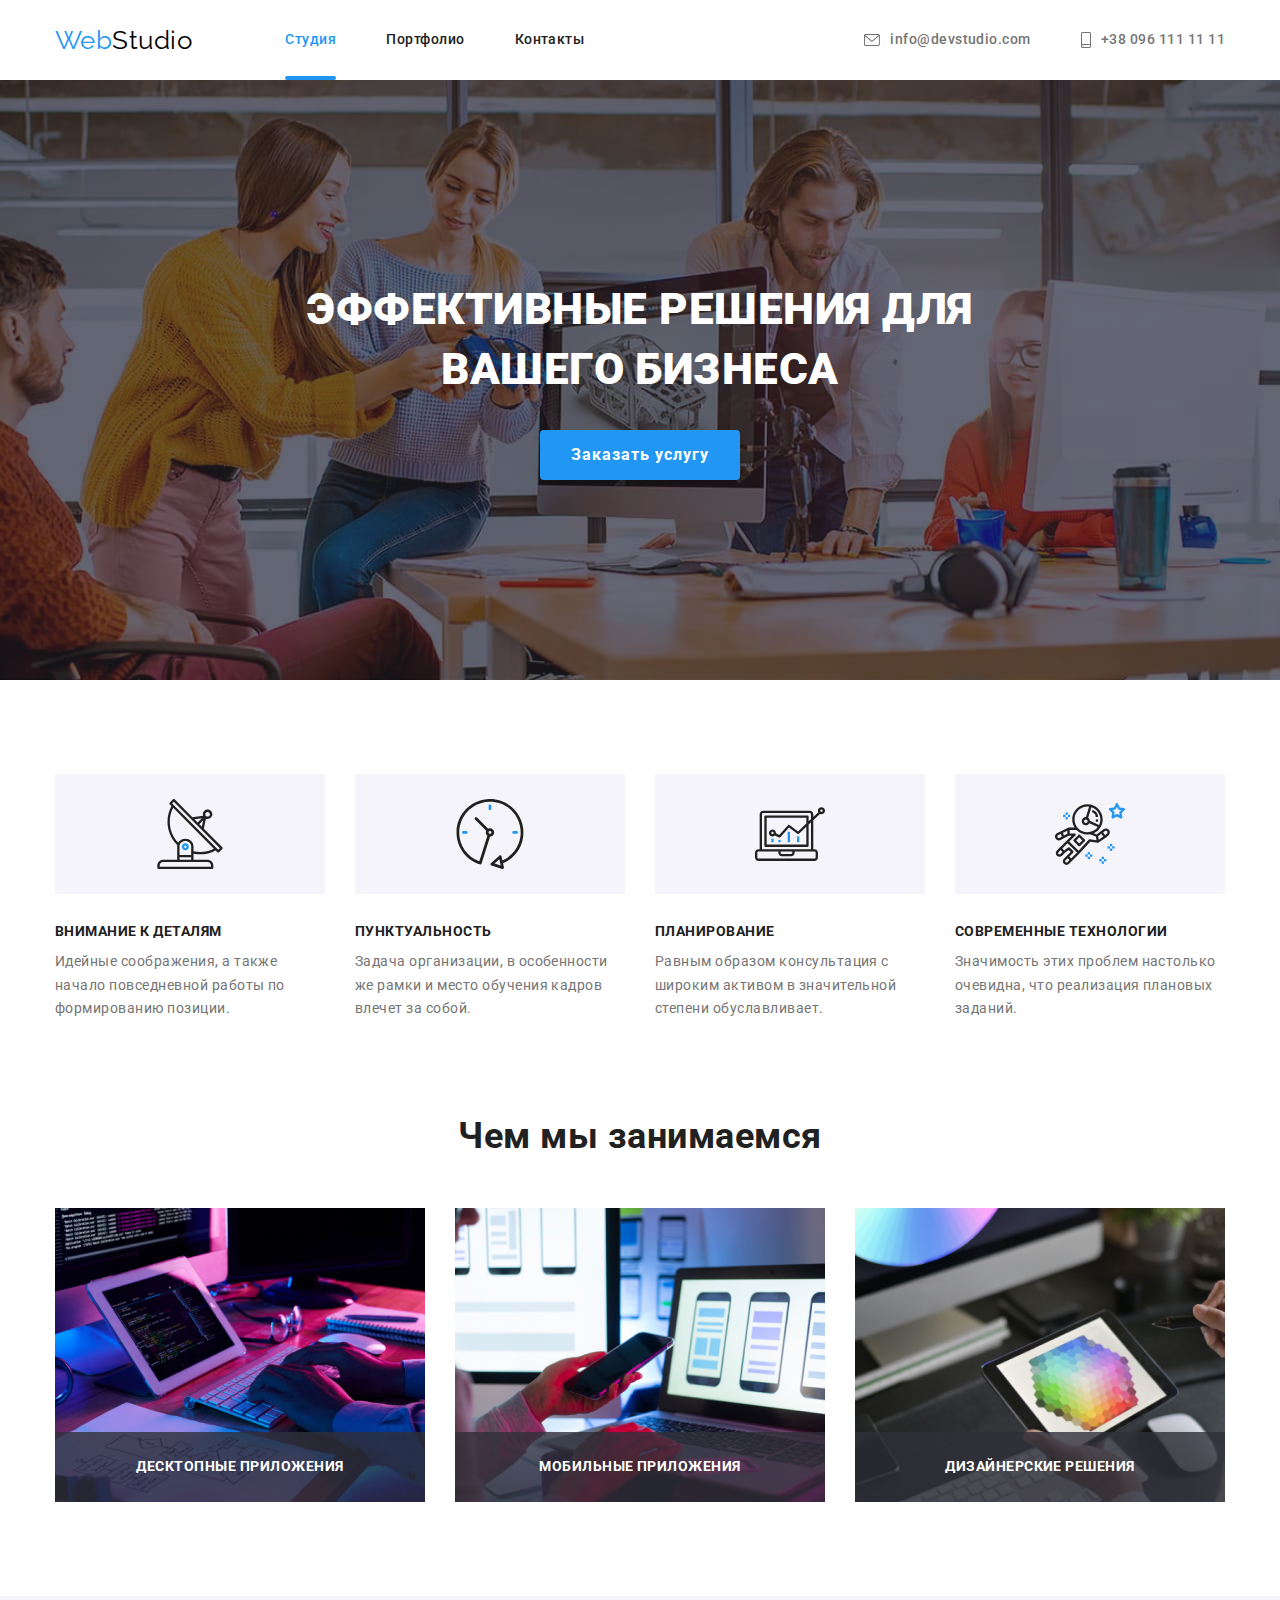
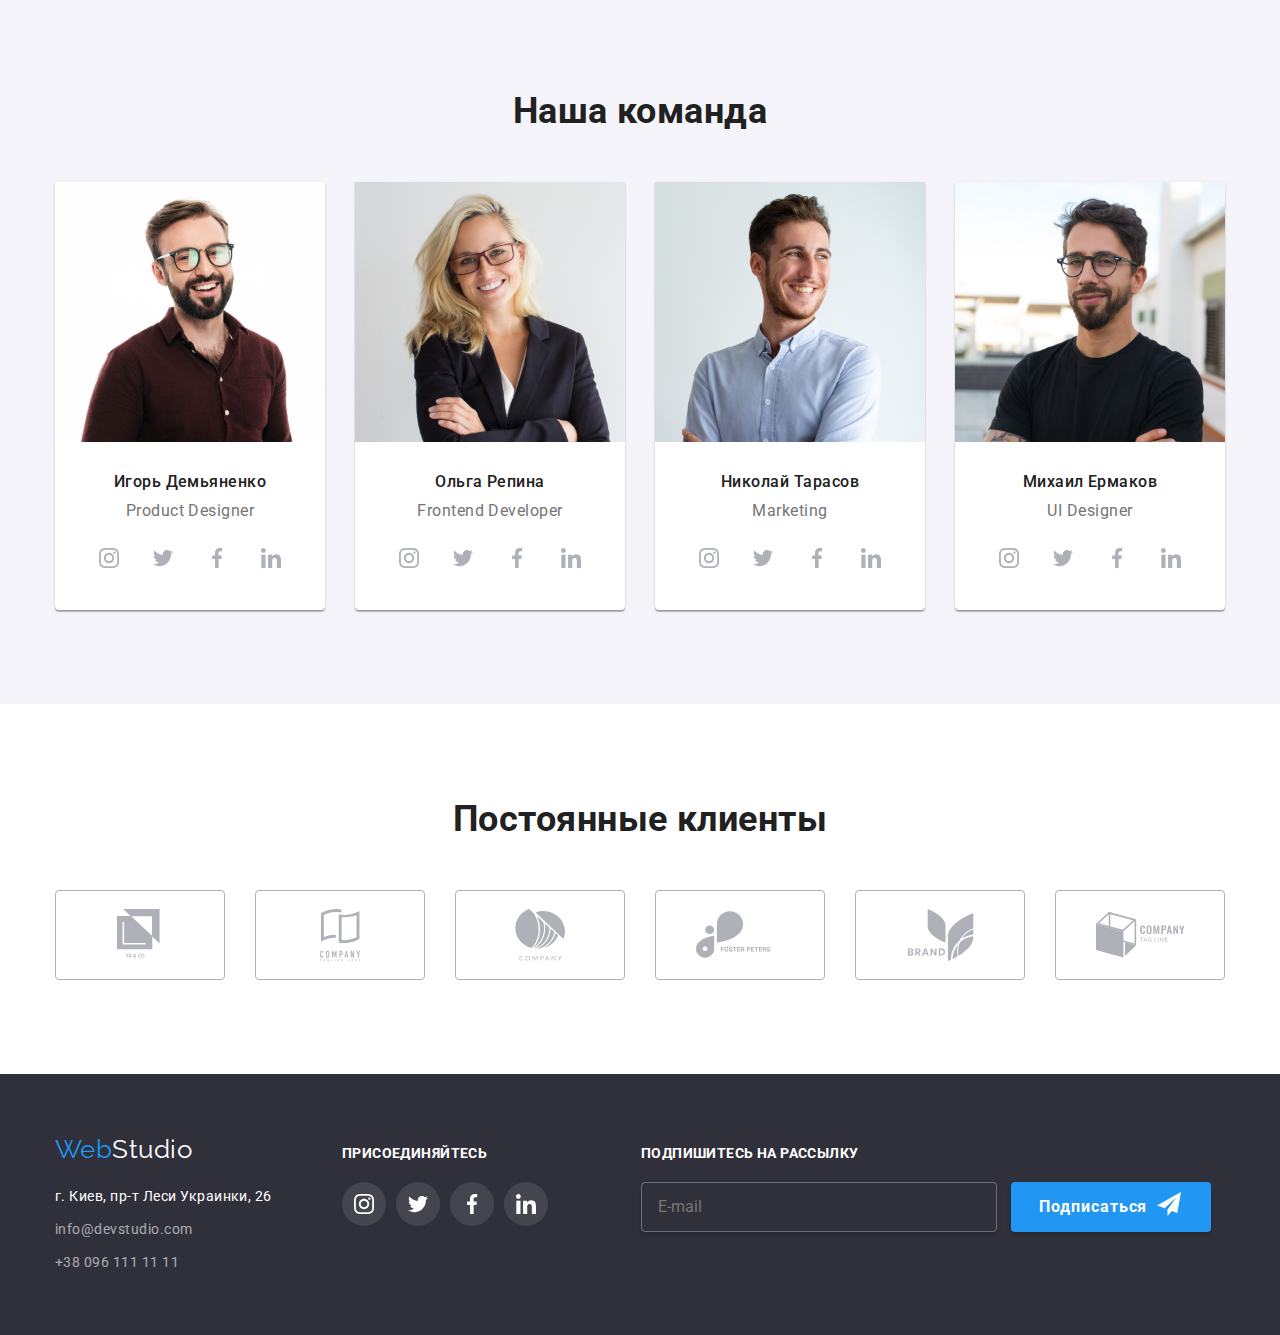
<file: index.html>
<!DOCTYPE html>
<html lang="en">
<head>
    <meta charset="UTF-8">
    <meta name="viewport" content="width=device-width, initial-scale=1.0">
    <link rel="stylesheet" href="https://cdnjs.cloudflare.com/ajax/libs/modern-normalize/1.0.0/modern-normalize.min.css">
    <title>Studio</title>
    <link rel="preconnect" href="https://fonts.gstatic.com">
    <link href="https://fonts.googleapis.com/css2?family=Raleway:wght@700&family=Roboto:wght@400;500;700;900&display=swap" rel="stylesheet">
    <link rel="stylesheet" href="./css/main.min.css">
  </head>
<body>
 <header class="header">
  <div class="container header">
    <nav class="main-nav"> 
        <a href="./index.html" class="logo"><span class="first-part-logo">Web</span>Studio</a>
     <ul class="site-nav list">
         <li class="item"><a class="link current" href="./index.html">Студия</a></li>
         <li class="item"><a class="link" href="./portfolio.html">Портфолио</a></li>
         <li class="item"><a class="link" href="">Контакты</a></li>
     </ul>
    </nav>
       <ul class="auth-nav list">
          <li class="item"><a class="link" href="mailto:info@devstudio.com">
            <svg class="contacts-icon" width="16" height="12">
              <use href="./images/svg/sprite.svg#icon-letter"></use>
            </svg>
            info@devstudio.com</a></li>
          <li class="item"><a class="link" href="tel:+380961111111">
            <svg class="contacts-icon" width="10" height="16">
            <use href="./images/svg/sprite.svg#icon-smartphone"></use>
          </svg>
            +38 096 111 11 11</a></li>
      </ul> 
  </div>
</header>

 <main>
     <!--hero section-->
     <section class="hero">
      <div class="container">
        <h1 class="main-header">Эффективные решения для вашего бизнеса</h1>   
        <button data-modal-open class="button-hero" type="button">Заказать услугу</button>  
      </div>
     </section>
 
     <!--features section-->
     <section class="features">
    <div class="container">
        <h2 class="visually-hidden section-title">Особенности</h2>
        <ul class="features__list list">
            <li class="item icon-antenna">
                <div class="features__svg">
                  <svg class="features__icon">
                    <use href="./images/svg/sprite.svg#icon-antenna"></use>
                  </svg>
                </div>
                <h3 class="features__title">ВНИМАНИЕ К ДЕТАЛЯМ</h3>
                <p class="features__text">Идейные соображения, а также начало повседневной работы по формированию позиции.</p>
            </li>
            <li class="item icon-clock">
                <div class="features__svg">
                  <svg class="features__icon">
                    <use href="./images/svg/sprite.svg#icon-clock"></use>
                  </svg>
                </div>
                <h3 class="features__title">ПУНКТУАЛЬНОСТЬ</h3>
                <p class="features__text">Задача организации, в особенности же рамки и место обучения кадров влечет за собой.</p>
            </li>
            <li class="item icon-diagram">
                <div class="features__svg">
                  <svg class="features__icon">
                    <use href="./images/svg/sprite.svg#icon-diagram"></use>
                  </svg>
                </div>
                <h3 class="features__title">ПЛАНИРОВАНИЕ</h3>
                <p class="features__text">Равным образом консультация с широким активом в значительной степени обуславливает.</p>
            </li>
            <li class="item icon-astronaut">
                <div class="features__svg">
                  <svg class="features__icon">
                    <use href="./images/svg/sprite.svg#icon-astronaut"></use>
                  </svg>
                </div>
                <h3 class="features__title">СОВРЕМЕННЫЕ ТЕХНОЛОГИИ</h3>
                <p class="features__text">Значимость этих проблем настолько очевидна, что реализация плановых заданий.</p>
            </li>
        </ul>
    </div>
     </section>
     <!--what we do-->
     <section class="section">
       <div class="container">
        <h2 class="section-title">Чем мы занимаемся</h2>
        <ul class="what-we-do list">
         <li class="item">
          <div class="what-we-do-thumb">
             <img src="./images/what-we-do/box1.jpg" alt="photo1" width="370">
             <p class="what-we-do-description">Десктопные приложения</p>
          </div>
         </li>
         <li class="item">
          <div class="what-we-do-thumb">
             <img src="./images/what-we-do/box2.jpg" alt="photo2" width="370">
             <p class="what-we-do-description">Мобильные приложения</p>
          </div>
         </li>
         <li class="item">
          <div class="what-we-do-thumb">
             <img src="./images/what-we-do/box3.jpg" alt="photo3" width="370">
             <p class="what-we-do-description">Дизайнерские решения</p>
          </div>
         </li>
        </ul>
       </div>
     </section>
     <!--our team-->
     <section class="section our-team">
      <div class="container">
        <h2 class="section-title">Наша команда</h2>
        <ul class="our-team-list list">
          <li class="our-team-card item">
              <img src="./images/our-team/productdesigner.jpg" alt="Ihor Demianenko" width="270">
              <div class="our-team-description">
               <h3 class="our-team-name">Игорь Демьяненко</h3>
               <p class="our-team-proffession">Product Designer</p>
               <ul class="social__list list">
                <li class="item">
                  <a class="link" href="#">
                   <svg class="social__icon">
                    <use href="./images/svg/sprite.svg#icon-instagram"></use>
                   </svg>  
                  </a>
                </li>
                <li class="item">
                  <a class="link" href="#">
                   <svg class="social__icon">
                    <use href="./images/svg/sprite.svg#icon-twitter"></use>
                   </svg>  
                  </a>
                </li>
                <li class="item">
                  <a class="link" href="#">
                   <svg class="social__icon">
                    <use href="./images/svg/sprite.svg#icon-facebook"></use>
                   </svg>  
                  </a>
                </li>
                <li class="item">
                 <a class="link" href="#">
                  <svg class="social__icon">
                   <use href="./images/svg/sprite.svg#icon-linkedin"></use>
                  </svg>  
                 </a>
                 </li>
               </ul>
            </div>
        </li>
          <li class="our-team-card item">
              <img src="./images/our-team/FrontendDeveloper.jpg" alt="Olga Repina" width="270">
              <div class="our-team-description">
                  <h3 class="our-team-name">Ольга Репина</h3>
                  <p class="our-team-proffession">Frontend Developer</p>
                    <ul class="social__list list">
                      <li class="item">
                        <a class="link" href="#">
                          <svg class="social__icon">
                            <use href="./images/svg/sprite.svg#icon-instagram"></use>
                          </svg>
                        </a>
                      </li>
                      <li class="item">
                        <a class="link" href="#">
                          <svg class="social__icon">
                            <use href="./images/svg/sprite.svg#icon-twitter"></use>
                          </svg>
                        </a>
                      </li>
                      <li class="item">
                        <a class="link" href="#">
                          <svg class="social__icon">
                            <use href="./images/svg/sprite.svg#icon-facebook"></use>
                          </svg>
                        </a>
                      </li>
                      <li class="item">
                        <a class="link" href="#">
                          <svg class="social__icon">
                            <use href="./images/svg/sprite.svg#icon-linkedin"></use>
                          </svg>
                        </a>
                      </li>
                    </ul>
              </div>
        </li>
          <li class="our-team-card item">
              <img src="./images/our-team/Marketing.jpg" alt="Nickolai Tarasov" width="270">
              <div class="our-team-description">
                  <h3 class="our-team-name">Николай Тарасов</h3>
                  <p class="our-team-proffession">Marketing</p>
                    <ul class="social__list list">
                      <li class="item">
                        <a class="link" href="#">
                          <svg class="social__icon">
                            <use href="./images/svg/sprite.svg#icon-instagram"></use>
                          </svg>
                        </a>
                      </li>
                      <li class="item">
                        <a class="link" href="#">
                          <svg class="social__icon">
                            <use href="./images/svg/sprite.svg#icon-twitter"></use>
                          </svg>
                        </a>
                      </li>
                      <li class="item">
                        <a class="link" href="#">
                          <svg class="social__icon">
                            <use href="./images/svg/sprite.svg#icon-facebook"></use>
                          </svg>
                        </a>
                      </li>
                      <li class="item">
                        <a class="link" href="#">
                          <svg class="social__icon">
                            <use href="./images/svg/sprite.svg#icon-linkedin"></use>
                          </svg>
                        </a>
                      </li>
                    </ul>
              </div>
        </li>
          <li class="our-team-card item">             
              <img src="./images/our-team/UIDesigner.jpg" alt="Mickhail Ermakov" width="270">
              <div class="our-team-description">
                  <h3 class="our-team-name">Михаил Ермаков</h3>
                  <p class="our-team-proffession">UI Designer</p>
                    <ul class="social__list list">
                      <li class="item">
                        <a class="link" href="#">
                          <svg class="social__icon">
                            <use href="./images/svg/sprite.svg#icon-instagram"></use>
                          </svg>
                        </a>
                      </li>
                      <li class="item">
                        <a class="link" href="#">
                          <svg class="social__icon">
                            <use href="./images/svg/sprite.svg#icon-twitter"></use>
                          </svg>
                        </a>
                      </li>
                      <li class="item">
                        <a class="link" href="#">
                          <svg class="social__icon">
                            <use href="./images/svg/sprite.svg#icon-facebook"></use>
                          </svg>
                        </a>
                      </li>
                      <li class="item">
                        <a class="link" href="#">
                          <svg class="social__icon">
                            <use href="./images/svg/sprite.svg#icon-linkedin"></use>
                          </svg>
                        </a>
                      </li>
                    </ul>
              </div>
        </li>
        </ul>
      </div>
    </section>
    <!-- customers -->
    <section class="section">
      <div class="container">
       <h2 class="section-title">Постоянные клиенты</h2>
       <ul class="customers-list list">
         <li class="item">
           <a class="link" href="#">
             <svg class="customers-list-icon">
              <use href="./images/svg/sprite.svg#icon-client-1"></use>
             </svg>
           </a>
         </li>
        <li class="item">
          <a class="link" href="#">
            <svg class="customers-list-icon">
              <use href="./images/svg/sprite.svg#icon-client-2"></use>
            </svg>
          </a>
        </li>
        <li class="item">
          <a class="link" href="#">
            <svg class="customers-list-icon">
              <use href="./images/svg/sprite.svg#icon-client-3"></use>
            </svg>
          </a>
        </li>
        <li class="item">
          <a class="link" href="#">
            <svg class="customers-list-icon">
              <use href="./images/svg/sprite.svg#icon-client-4"></use>
            </svg>
          </a>
        </li>
        <li class="item">
          <a class="link" href="#">
            <svg class="customers-list-icon">
              <use href="./images/svg/sprite.svg#icon-client-5"></use>
            </svg>
          </a>
        </li>
        <li class="item">
          <a class="link" href="#">
            <svg class="customers-list-icon">
              <use href="./images/svg/sprite.svg#icon-client-6"></use>
            </svg>
          </a>
        </li>
       </ul>
      </div>
    </section>
 </main>
<!--footer-->
        <footer class="footer">
          <div class="container">
            <div class="address-section">
              <a class="logo logo-footer" href="./index.html"><span class=" first-part-logo">Web</span>Studio</a>
              <address class="address">
                <ul class="list">
                  <li class="item"><a class="real-address" href="https://goo.gl/maps/gdsCnBA7zZHFmRez9" target="_blank">г. Киев,
                      пр-т
                      Леси Украинки, 26</a></li>
                  <li class="item"><a class="contacts" href="mailto:info@devstudio.com">info@devstudio.com</a></li>
                  <li class="item"><a class="contacts" href="tel:+380961111111">+38 096 111 11 11</a></li>
                </ul>
              </address>
            </div>
            <div class="join-section">
              <b class="sign-title">присоединяйтесь</b>
              <ul class="social__list list">
                <li class="item">
                  <a class="link" href="#">
                    <svg class="social__icon">
                      <use href="./images/svg/sprite.svg#icon-instagram"></use>
                    </svg>
                  </a>
                </li>
                <li class="item">
                  <a class="link" href="#">
                    <svg class="social__icon">
                      <use href="./images/svg/sprite.svg#icon-twitter"></use>
                    </svg>
                  </a>
                </li>
                <li class="item">
                  <a class="link" href="#">
                    <svg class="social__icon">
                      <use href="./images/svg/sprite.svg#icon-facebook"></use>
                    </svg>
                  </a>
                </li>
                <li class="item">
                  <a class="link" href="#">
                    <svg class="social__icon">
                      <use href="./images/svg/sprite.svg#icon-linkedin"></use>
                    </svg>
                  </a>
                </li>
              </ul>
            </div>
            <div class="sign-section">
              <b class="sign-title">Подпишитесь на рассылку</b>
              <form class="footer-form" action="#">
        
                <input class="footer-form-input" name="user-mail" placeholder="E-mail" type="email">
        
                <button class="button-footer" type="submit">Подписаться
                  <svg class="footer-form-icon">
                    <use href="./images/svg/sprite.svg#icon-paper-plane"></use>
                  </svg>
                </button>
              </form>
            </div>
          </div>
        </footer>
<!-- modal -->
    <div data-modal class="backdrop  is-hidden">
      <div class="modal">
        <form action="#" class="form" autocomplete="off">
          <b class="form-title">Оставьте свои данные, мы вам перезвоним</b>
          <ul class="list form-field">
            <li class="item">
              <label class="form-label" for="name">Имя</label>
              <input class="form-input" id="name" name="user-name" placeholder=" " type="text">
              <svg class="form-icon">
                <use href="./images/svg/sprite.svg#icon-person"></use>
              </svg>
            </li>
            <li class="item">
              <label class="form-label" for="phone">Телефон</label>
              <input class="form-input" id="phone" name="user-phone" placeholder=" " type="tel">
              <svg class="form-icon">
                <use href="./images/svg/sprite.svg#icon-phone"></use>
              </svg>
            </li>
            <li class="item">
              <label class="form-label" for="mail">Почта</label>
              <input class="form-input" id="mail" name="user-mail" placeholder=" " type="email">
              <svg class="form-icon">
                <use href="./images/svg/sprite.svg#icon-email"></use>
              </svg>
            </li>
            <li class="item">
              <label class="form-label" for="coment">Комментарий</label>
              <textarea class="form-coment" id="coment" name="user-coment" placeholder="Введите текст"></textarea>
            </li>
          </ul>
          <input class="checkbox" id="checkbox" name="checkbox" type="checkbox">
          <label class="label-checkbox" for="checkbox">Соглашаюсь с рассылкой и принимаю 
            <!-- <span class="agreement">Условия договора</span> -->
            <a class="agreement" href="#">Условия договора</a>
          </label>
          <button class="button-modal" type="submit">Отправить</button>
        </form>
        <button data-modal-close type="button" class="close-button">
          <svg class="button-svg">
            <use href="./images/svg/sprite.svg#icon-close"></use>
          </svg>
        </button>
      </div>
    </div>
  <script src="./js/modal.js"></script>
</body>
</html>
</file>
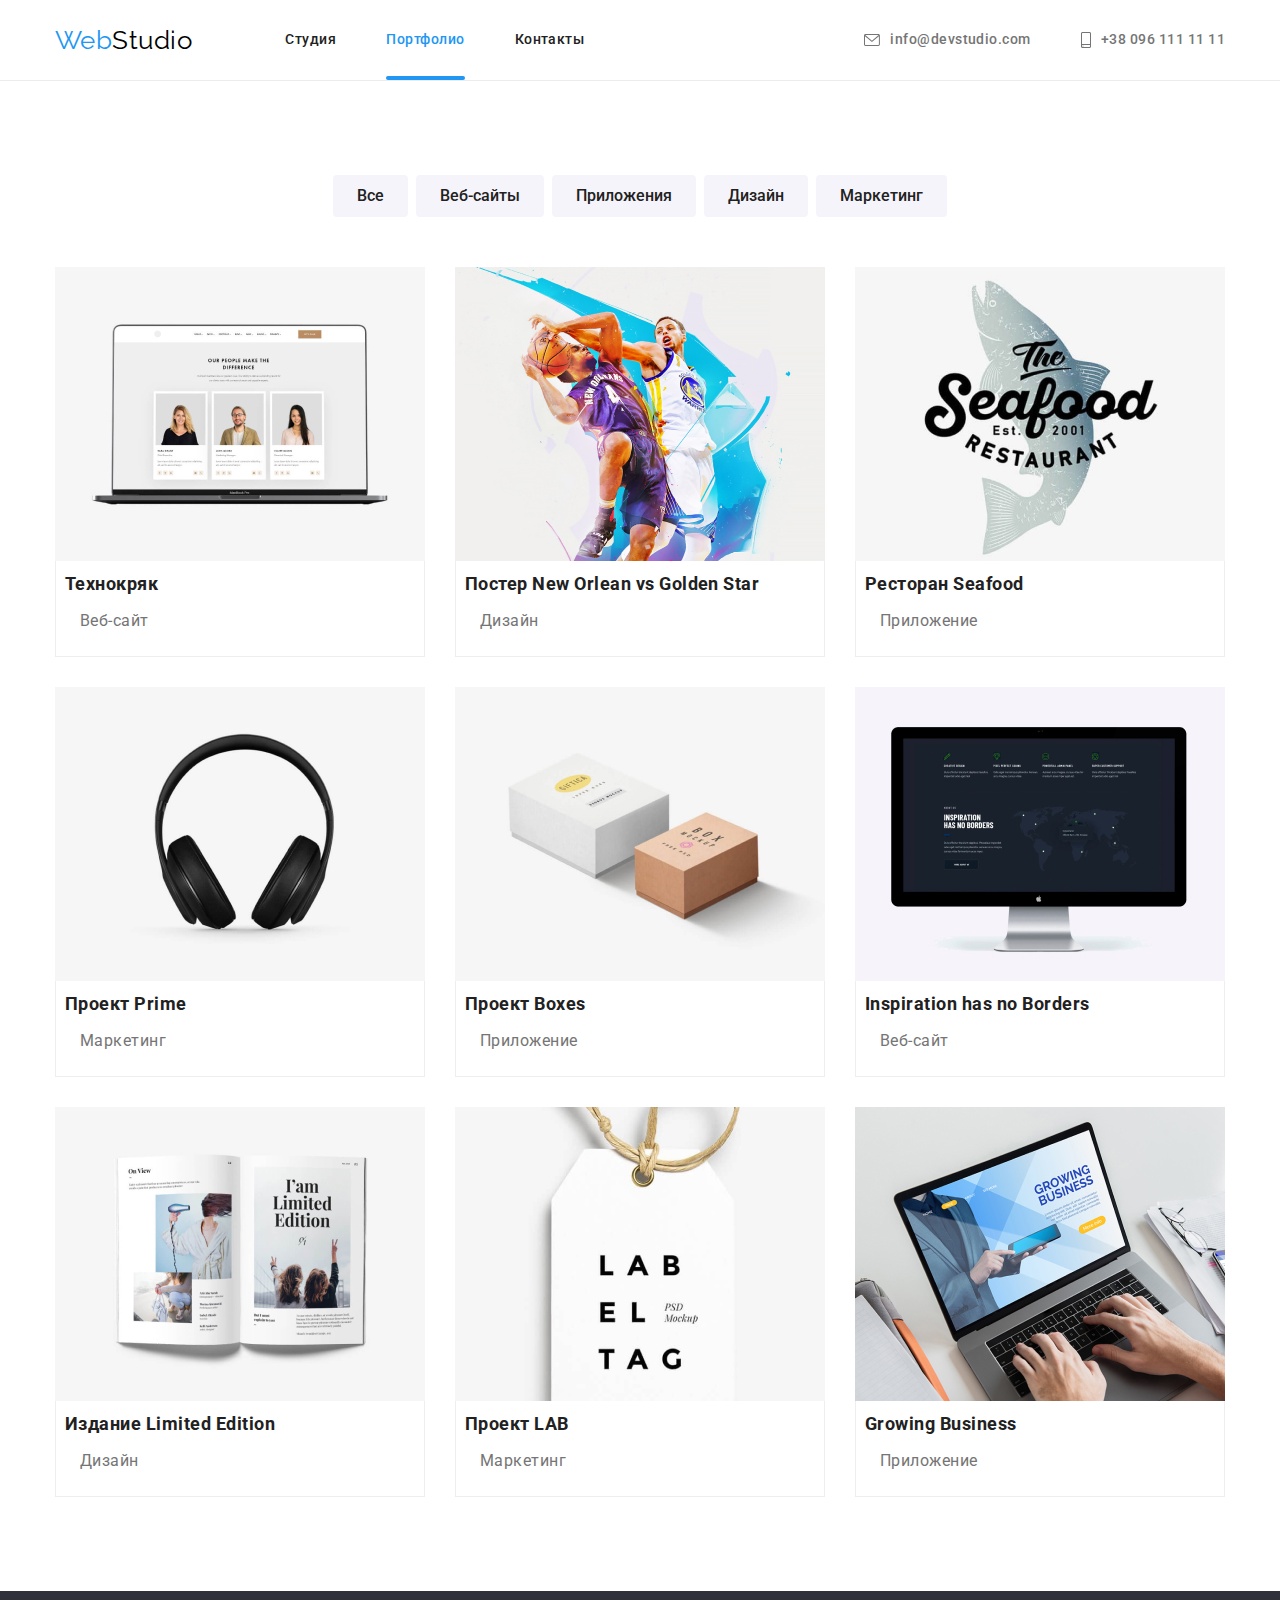
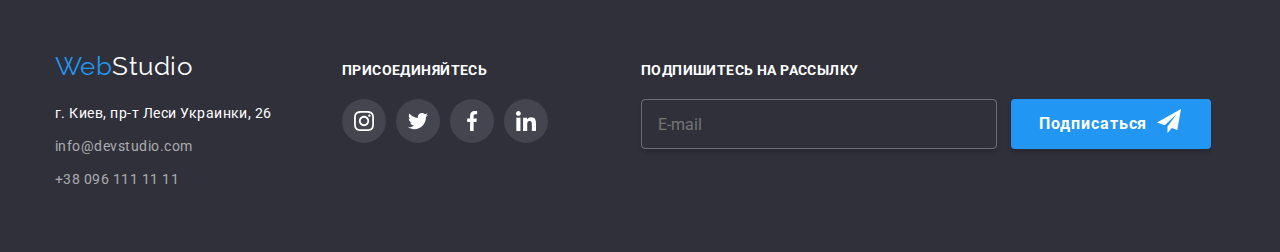
<file: portfolio.html>
<!DOCTYPE html>
<html lang="en">
<head>
    <meta charset="UTF-8">
    <meta name="viewport" content="width=device-width, initial-scale=1.0">
    <link rel="stylesheet" href="https://cdnjs.cloudflare.com/ajax/libs/modern-normalize/1.0.0/modern-normalize.min.css">
    <title>Portfolio</title>
    <link rel="preconnect" href="https://fonts.gstatic.com">
    <link href="https://fonts.googleapis.com/css2?family=Raleway:wght@700&family=Roboto:wght@400;500;700;900&display=swap" rel="stylesheet">
    <link rel="stylesheet" href="./css/main.min.css">

</head>
<body>
<header class="head">
    <div class="container header">
        <nav class="main-nav">
            <a href="./index.html" class="logo"><span class="first-part-logo">Web</span>Studio</a>
            <ul class="site-nav list">
                <li class="item"><a class="link" href="./index.html">Студия</a></li>
                <li class="item"><a class="link current" href="./portfolio.html">Портфолио</a></li>
                <li class="item"><a class="link" href="">Контакты</a></li>
            </ul>
        </nav>
        <ul class="auth-nav list">
            <li class="item"><a class="link" href="mailto:info@devstudio.com">
                    <svg class="contacts-icon" width="16" height="12">
                        <use href="./images/svg/sprite.svg#icon-letter"></use>
                    </svg>
                    info@devstudio.com</a></li>
            <li class="item"><a class="link" href="tel:+380961111111">
                    <svg class="contacts-icon" width="10" height="16">
                        <use href="./images/svg/sprite.svg#icon-smartphone"></use>
                    </svg>
                    +38 096 111 11 11</a></li>
        </ul>
    </div>
</header>
 <main>
  <section>
      <div class="section container">
        <h1 class="visually-hidden section-title">Портфолио</h1>
        <ul class="buttons-list list">
          <li class="item">
              <button class="nav-button" type="button">Все</button>
          </li>
          <li class="item">
              <button class="nav-button" type="button">Веб-сайты</button>
          </li>
          <li class="item">
              <button class="nav-button" type="button">Приложения</button>
          </li>
          <li class="item">
              <button class="nav-button" type="button">Дизайн</button></li>
          <li class="item">
              <button class="nav-button" type="button">Маркетинг</button>
          </li>
        </ul>
        <ul class="card list">
            <li class="card-item item">
                <a class="card-link" href="#">
                 <div class="card-thumb">
                    <img src="./images/portfolio-cards/img-1.jpg" alt=" ноутбук с изображением сайта" width="370" height="294">
                    <p class="card-overlay">Технокряк это современная площадка распространения коронавируса. Компании используют эту платформу для цифрового
                    шпионажа и атак на защищённые сервера конкурентов.</p>
                 </div> 
                 <div class="card-description">
                     <h2 class="card title">Технокряк</h2>
                     <p class="card-text">Веб-сайт</p>
                 </div>
                </a>
            </li>
            <li class="card-item item">
                <a class="card-link" href="#">
                 <div class="card-thumb">
                    <img src="./images/portfolio-cards/img-2.jpg" alt=" ноутбук с изображением сайта" width="370" height="294">
                    <p class="card-overlay">Технокряк это современная площадка распространения коронавируса. Компании используют эту платформу для цифрового
                    шпионажа и атак на защищённые сервера конкурентов.</p>
                 </div>
                 <div class="card-description">
                     <h2 class="card title">Постер New Orlean vs Golden Star</h2>
                     <p class="card-text">Дизайн</p>
                 </div>
                </a>
            </li>
            <li class="card-item item">
                <a class="card-link" href="#">
                 <div class="card-thumb">
                    <img src="./images/portfolio-cards/img-3.jpg" alt=" ноутбук с изображением сайта" width="370" height="294">
                    <p class="card-overlay">Технокряк это современная площадка распространения коронавируса. Компании используют эту платформу для цифрового
                    шпионажа и атак на защищённые сервера конкурентов.</p>
                 </div>
                 <div class="card-description">
                     <h2 class="card title">Ресторан Seafood</h2>
                     <p class="card-text">Приложение</p>
                 </div>
                </a>
            </li>
            <li class="card-item item">
                <a class="card-link" href="#">
                 <div class="card-thumb">
                    <img src="./images/portfolio-cards/img-4.jpg" alt=" ноутбук с изображением сайта" width="370" height="294">
                    <p class="card-overlay">Технокряк это современная площадка распространения коронавируса. Компании используют эту платформу для цифрового
                    шпионажа и атак на защищённые сервера конкурентов.</p>
                 </div>
                 <div class="card-description">
                     <h2 class="card title">Проект Prime</h2>
                     <p class="card-text">Маркетинг</p>
                 </div>
                </a>
            </li>
            <li class="card-item item">
                <a class="card-link" href="#">
                 <div class="card-thumb">
                    <img src="./images/portfolio-cards/img-5.jpg" alt=" ноутбук с изображением сайта" width="370" height="294">
                    <p class="card-overlay">Технокряк это современная площадка распространения коронавируса. Компании используют эту платформу для цифрового
                    шпионажа и атак на защищённые сервера конкурентов.</p>
                 </div>
                 <div class="card-description">
                     <h2 class="card title">Проект Boxes</h2>
                     <p class="card-text">Приложение</p>
                 </div>
                </a>
            </li>
            <li class="card-item item">
                <a class="card-link" href="#">
                 <div class="card-thumb">
                    <img src="./images/portfolio-cards/img-6.jpg" alt=" ноутбук с изображением сайта" width="370" height="294">
                    <p class="card-overlay">Технокряк это современная площадка распространения коронавируса. Компании используют эту платформу для цифрового
                    шпионажа и атак на защищённые сервера конкурентов.</p>
                 </div>
                 <div class="card-description">
                     <h2 class="card title">Inspiration has no Borders</h2>
                     <p class="card-text">Веб-сайт</p>
                 </div>
                </a>
            </li>
            <li class="card-item item">
                <a class="card-link" href="#">
                 <div class="card-thumb">
                    <img src="./images/portfolio-cards/img-7.jpg" alt=" ноутбук с изображением сайта" width="370" height="294">
                    <p class="card-overlay">Технокряк это современная площадка распространения коронавируса. Компании используют эту платформу для цифрового
                    шпионажа и атак на защищённые сервера конкурентов.</p>
                 </div>
                 <div class="card-description">
                     <h2 class="card title">Издание Limited Edition</h2>
                     <p class="card-text">Дизайн</p>
                 </div>
                </a>
            </li>
            <li class="card-item item">
                <a class="card-link" href="#">
                 <div class="card-thumb">
                    <img src="./images/portfolio-cards/img-8.jpg" alt=" ноутбук с изображением сайта" width="370" height="294">
                    <p class="card-overlay">Технокряк это современная площадка распространения коронавируса. Компании используют эту платформу для цифрового
                    шпионажа и атак на защищённые сервера конкурентов.</p>
                 </div>
                 <div class="card-description">
                     <h2 class="card title">Проект LAB</h2>
                     <p class="card-text">Маркетинг</p>
                 </div>
                </a>
            </li>
            <li class="card-item item">
                <a class="card-link" href="#">
                 <div class="card-thumb">
                    <img src="./images/portfolio-cards/img-9.jpg" alt=" ноутбук с изображением сайта" width="370" height="294">
                    <p class="card-overlay">Технокряк это современная площадка распространения коронавируса. Компании используют эту платформу для цифрового
                    шпионажа и атак на защищённые сервера конкурентов.</p>
                 </div>
                 <div class="card-description">
                     <h2 class="card title">Growing Business</h2>
                     <p class="card-text">Приложение</p>
                 </div>
                </a>
            </li>
        </ul>
      </div>
  </section>
 </main>
<!--footer-->
  <footer class="footer">
    <div class="container">
        <div class="address-section">
            <a class="logo logo-footer" href="./index.html"><span class=" first-part-logo">Web</span>Studio</a>
            <address class="address">
                <ul class="list">
                    <li class="item"><a class="real-address" href="https://goo.gl/maps/gdsCnBA7zZHFmRez9"
                            target="_blank">г. Киев,
                            пр-т
                            Леси Украинки, 26</a></li>
                    <li class="item"><a class="contacts" href="mailto:info@devstudio.com">info@devstudio.com</a></li>
                    <li class="item"><a class="contacts" href="tel:+380961111111">+38 096 111 11 11</a></li>
                </ul>
            </address>
        </div>
        <div class="join-section">
            <b class="sign-title">присоединяйтесь</b>
            <ul class="social__list list">
                <li class="item">
                    <a class="link" href="#">
                        <svg class="social__icon">
                            <use href="./images/svg/sprite.svg#icon-instagram"></use>
                        </svg>
                    </a>
                </li>
                <li class="item">
                    <a class="link" href="#">
                        <svg class="social__icon">
                            <use href="./images/svg/sprite.svg#icon-twitter"></use>
                        </svg>
                    </a>
                </li>
                <li class="item">
                    <a class="link" href="#">
                        <svg class="social__icon">
                            <use href="./images/svg/sprite.svg#icon-facebook"></use>
                        </svg>
                    </a>
                </li>
                <li class="item">
                    <a class="link" href="#">
                        <svg class="social__icon">
                            <use href="./images/svg/sprite.svg#icon-linkedin"></use>
                        </svg>
                    </a>
                </li>
            </ul>
        </div>
        <div class="sign-section">
            <b class="sign-title">Подпишитесь на рассылку</b>
            <form class="footer-form" action="#">

                <input class="footer-form-input" name="user-mail" placeholder="E-mail" type="email">

                <button class="button-footer" type="submit">Подписаться
                    <svg class="footer-form-icon">
                        <use href="./images/svg/sprite.svg#icon-paper-plane"></use>
                    </svg>
                </button>
            </form>
        </div>
    </div>
  </footer>
</body>
</html>
</file>
<file: css/main.min.css>
:root{--primary-text-color: #000000;--primary-accent-color: #2196f3;--secondary-text-color: #212121;--secondary-accent-color: #757575;--primary-white-color: #ffffff;--hero-background-color: #c4c4c4;--portfolio-button-bgc: #f5f4fa;--primary-bgc-color: #e5e5e5;--card-description-border-color: #eeeeee;--header-border-color: #ececec;--bg-footer-color: #2f303a;--social-icon-color: #afb1b8}.visually-hidden{position:absolute;width:1px;height:1px;margin:-1px;padding:0;overflow:hidden;border:0;clip:rect(0 0 0 0)}body{background-color:var(--primary-white-color);color:var(--primary-text-color);font-family:Roboto, sans-serif;letter-spacing:0.03em}img{display:block;max-width:100%;height:auto}h1,h2,h3,h4,h5,h6,p{margin:0}ul,ol{margin:0;padding:0}.list{list-style:none}.container{margin-left:auto;margin:auto;padding:0 15px;width:1200px}.logo{color:var(--primary-text-color);font-family:Raleway, sans-serif;font-size:26px;line-height:1.19;text-decoration:none}.logo .first-part-logo{color:var(--primary-accent-color)}.logo-footer{color:var(--primary-white-color)}.section-title{color:var(--secondary-text-color);font-weight:700;font-size:36px;line-height:1.17;text-align:center}.social__list{display:flex;justify-content:center;align-items:center;margin-top:16px}.social__list .item+.item{margin-left:10px}.social__icon{width:20px;height:20px;fill:currentColor}.social__list .link{display:flex;justify-content:center;align-items:center;width:44px;height:44px;border-radius:50%;color:var(--social-icon-color);transition:background-color 250ms cubic-bezier(0.4, 0, 0.2, 1),color 250ms cubic-bezier(0.4, 0, 0.2, 1)}.social__list .link:hover,.social__list .link:focus{background-color:var(--primary-accent-color);color:var(--primary-white-color);fill:currentColor}.footer .social__list .link{background:rgba(255,255,255,0.1);color:var(--primary-white-color)}.footer .social__list .link:hover,.footer .social__list .link:focus{background-color:var(--primary-accent-color);color:var(--primary-white-color);fill:currentColor}.button-hero,.button-footer,.button-modal{font-family:inherit;font-weight:700;font-size:16px;line-height:1.88;letter-spacing:0.06em;text-align:center;text-decoration:none;border-radius:4px;box-shadow:0px 4px 4px rgba(0,0,0,0.15);border:transparent;cursor:pointer;color:var(--primary-white-color);background-color:var(--primary-accent-color);padding:10px 28px;min-width:200px;height:50px}.button-hero{display:inline-block}.button-footer{display:flex;margin-left:14px}.button-modal{display:block;margin:30px auto 0 auto;background-color:#188ce8}.buttons-list{display:flex;justify-content:center;margin-bottom:50px}.buttons-list .item+.item{margin-left:8px}.nav-button{padding:6px 22px;border-color:transparent;border-radius:4px;background-color:var(--portfolio-button-bgc);color:var(--secondary-text-color);font-family:inherit;font-weight:500;font-size:16px;line-height:1.62;text-align:center;text-decoration:none;cursor:pointer;transition:background-color 250ms cubic-bezier(0.4, 0, 0.2, 1),color 250ms cubic-bezier(0.4, 0, 0.2, 1),box-shadow 250ms cubic-bezier(0.4, 0, 0.2, 1)}.nav-button:hover,.nav-button:focus{background-color:var(--primary-accent-color);color:var(--primary-white-color);outline:none;box-shadow:0px 3px 1px rgba(0,0,0,0.1),0px 1px 2px rgba(0,0,0,0.08),0px 2px 2px rgba(0,0,0,0.12)}.card{display:flex;margin:-15px;flex-wrap:wrap}.card.title{margin-bottom:4px;color:var(--secondary-text-color);font-weight:700;font-size:18px;line-height:2;text-decoration:none}.card-text{color:var(--secondary-accent-color);font-size:16px;line-height:1.88;text-decoration:none}.card-item{margin:15px;width:370px}.card-description{background-color:var(--primary-white-color);padding:20px 24px;border-left:1px solid var(--card-description-border-color);border-right:1px solid var(--card-description-border-color);border-bottom:1px solid var(--card-description-border-color)}.card-thumb{width:370px;height:294px;overflow:hidden}.card-overlay{width:100%;height:100%;padding:63px 24px;font-size:18px;line-height:1.56;color:#ffffff;background-color:#2196f3e6;transition:transform 250ms cubic-bezier(0.4, 0, 0.2, 1)}.card-link{display:block;text-decoration:none;transition:box-shadow 250ms cubic-bezier(0.4, 0, 0.2, 1)}.card-link:hover,.card-link:focus{box-shadow:0px 1px 1px rgba(0,0,0,0.12),0px 4px 4px rgba(0,0,0,0.06),1px 4px 6px rgba(0,0,0,0.16)}.card-link:hover .card-overlay{transform:translateY(-100%)}.head{border-bottom:1px solid var(--header-border-color)}.header{display:flex}.main-nav{display:flex;align-items:center}.site-nav{display:flex;margin-left:93px}.site-nav .item+.item{margin-left:50px}.site-nav .link{display:block;padding-top:32px;padding-bottom:32px;color:var(--secondary-text-color);font-weight:500;font-size:14px;line-height:1.14;text-decoration:none;transition:color 250ms cubic-bezier(0.4, 0, 0.2, 1)}.site-nav .link:hover,.site-nav .link:focus{color:var(--primary-accent-color)}.link.current{position:relative;color:var(--primary-accent-color)}.link.current::after{position:absolute;bottom:0;left:0;content:'';width:100%;height:4px;background-color:var(--primary-accent-color);border-radius:2px}.auth-nav{display:flex;margin-left:auto}.auth-nav .item+.item{margin-left:50px}.auth-nav .link{display:flex;align-items:center;padding-top:32px;padding-bottom:32px;color:var(--secondary-accent-color);font-weight:500;font-size:14px;line-height:1.14;text-decoration:none;transition:color 250ms cubic-bezier(0.4, 0, 0.2, 1)}.auth-nav .link:hover,.auth-nav .link:focus{color:var(--primary-accent-color)}.contacts-icon{display:block;fill:currentColor;margin-right:10px}.hero{padding-top:200px;padding-bottom:200px;margin:0 auto;background-color:var(--hero-background-color);background-image:linear-gradient(to right, rgba(47,48,58,0.4), rgba(47,48,58,0.4)),url(../images/hero/hero-img-optimized.jpg);background-repeat:no-repeat;background-position:center;background-size:cover;max-width:1600px;max-height:600px;text-align:center}.main-header{max-width:696px;margin-bottom:30px;margin-left:auto;margin-right:auto;color:var(--primary-white-color);font-weight:900;font-size:44px;line-height:1.36;text-align:center;text-transform:uppercase}.section{padding-top:94px;padding-bottom:94px}.features{padding-top:94px}.features__title{color:var(--secondary-text-color);font-weight:700;font-size:14px;line-height:1.14;text-transform:uppercase}.features__text{margin-top:10px;color:var(--secondary-accent-color);font-size:14px;line-height:1.71}.features__svg{display:flex;align-items:center;justify-content:center;width:270px;height:120px;background-color:var(--portfolio-button-bgc);margin-bottom:30px}.features__icon{width:70px;height:70px;fill:currentColor}.features__list{display:flex}.features__list .item{width:270px}.features__list .item+.item{margin-left:30px}.what-we-do{display:flex;margin-top:50px}.what-we-do .item+.item{margin-left:30px}.what-we-do-thumb{position:relative}.what-we-do-description{position:absolute;bottom:0;left:0;font-weight:700;font-size:14px;line-height:1.14;text-align:center;text-transform:uppercase;color:#ffffff;width:100%;height:70px;padding-top:27px;padding-bottom:27px;background-color:rgba(47,48,58,0.8)}.our-team{background-color:var(--portfolio-button-bgc)}.our-team-card{width:270px;border-radius:0px 0px 4px 4px;background-color:var(--primary-white-color);box-shadow:0px 1px 3px rgba(0,0,0,0.12),0px 1px 1px rgba(0,0,0,0.14),0px 2px 1px rgba(0,0,0,0.2)}.our-team-description{padding-top:30px;padding-bottom:30px;padding-left:24px;padding-right:24px}.our-team-name{color:var(--secondary-text-color);font-weight:500;font-size:16px;line-height:1.19;text-align:center}.our-team-proffession{margin-top:10px;color:var(--secondary-accent-color);font-size:16px;line-height:1.19;text-align:center}.our-team-list{display:flex;margin-top:50px}.our-team-list>.item+.item{margin-left:30px}.customers-list{margin-top:50px;display:flex;justify-content:center;align-items:center}.customers-list .item+.item{margin-left:30px}.customers-list-icon{width:89px;height:52px;fill:currentColor}.customers-list .link{display:flex;justify-content:center;align-items:center;width:170px;height:90px;color:var(--social-icon-color);border:1px solid #afb1b8;border-radius:4px;transition:border-color 250ms cubic-bezier(0.4, 0, 0.2, 1),color 250ms cubic-bezier(0.4, 0, 0.2, 1),fill 250ms cubic-bezier(0.4, 0, 0.2, 1),border-color 250ms cubic-bezier(0.4, 0, 0.2, 1)}.customers-list .link:hover,.customers-list .link:focus{border-color:var(--primary-accent-color);color:var(--primary-accent-color);fill:currentColor}.footer{padding-top:60px;padding-bottom:60px;background-color:var(--bg-footer-color);font-style:normal}.footer .container{display:flex;align-items:baseline}.address{margin-top:20px;font-style:normal;font-size:14px;line-height:1.71}.address-section{margin-right:70px}.address .item+.item{margin-top:9px}.real-address{color:var(--primary-white-color);text-decoration:none}.contacts{color:rgba(255,255,255,0.6);text-decoration:none}.sign-section{width:570px;margin-left:93px}.sign-title{display:block;color:var(--primary-white-color);font-weight:700;font-size:14px;line-height:1.14;letter-spacing:0.03em;text-transform:uppercase;margin-bottom:20px}.footer-form{display:flex}.footer-form-input{width:370px;height:50px;padding-left:16px;border:1px solid rgba(255,255,255,0.3);box-shadow:0px 4px 4px rgba(0,0,0,0.15);border-radius:4px;background-color:inherit;color:var(--primary-white-color)}.footer-form-icon{display:block;width:24px;height:24px;fill:currentColor;margin-left:10px}.backdrop{position:fixed;left:0px;top:0px;width:100%;height:100%;background-color:rgba(0,0,0,0.2);opacity:1;transition:opacity 250ms cubic-bezier(0.4, 0, 0.2, 1)}.backdrop.is-hidden{opacity:0;pointer-events:none}.backdrop.is-hidden .modal{transform:translate(-50%, -50%) scale(1.1)}.modal{position:absolute;top:50%;left:50%;transform:translate(-50%, -50%) scale(1);min-width:528px;min-height:581px;padding:40px;background-color:#ffffff;box-shadow:0px 1px 3px rgba(0,0,0,0.12),0px 1px 1px rgba(0,0,0,0.14),0px 2px 1px rgba(0,0,0,0.2);border-radius:4px;transition:transform 250ms cubic-bezier(0.4, 0, 0.2, 1)}.close-button{display:flex;align-items:center;justify-content:center;position:absolute;right:8px;top:8px;width:30px;height:30px;border-radius:50%;cursor:pointer;background:#ffffff;border:1px solid rgba(0,0,0,0.1);transition:fill 250ms cubic-bezier(0.4, 0, 0.2, 1)}.close-button:hover,.close-button:focus{fill:var(--primary-accent-color)}.button-svg{width:18px;height:18px}.form{position:absolute}.form-title{display:block;margin-bottom:12px;font-size:20px;line-height:1.15;text-align:center;color:var(--secondary-text-color)}.form-label{display:block;margin-bottom:4px;font-size:12px;line-height:1.16;letter-spacing:0.01em;color:var(--secondary-accent-color)}.form-icon{position:absolute;left:12px;bottom:11px;display:inline-block;width:18px;height:18px;fill:currentColor;transition:fill 250ms cubic-bezier(0.4, 0, 0.2, 1)}.form-field{margin-bottom:20px}.form-field .item{position:relative}.form-field .item+.item{margin-top:10px}.form-input{padding-left:42px;min-width:448px;min-height:40px;border:1px solid rgba(33,33,33,0.2);border-radius:4px;transition:border-color 250ms cubic-bezier(0.4, 0, 0.2, 1)}.form-input:focus{border-color:#2196f3;outline:none}.form-input:focus+.form-icon{fill:var(--primary-accent-color)}.form-coment{resize:none;padding:12px 16px;min-width:448px;min-height:120px;border:1px solid rgba(33,33,33,0.2);border-radius:4px;text-align:start;transition:border-color 250ms cubic-bezier(0.4, 0, 0.2, 1)}.form-coment:focus{border-color:#2196f3;outline:none}.label-checkbox{position:relative;display:block;padding-left:35px;font-size:14px;line-height:1.71;letter-spacing:0.03em;color:var(--secondary-accent-color)}.label-checkbox::after{position:absolute;left:12px;top:5px;content:' ';display:inline-block;width:16px;height:15px;background-image:url("data:image/svg+xml,%3Csvg width='16' height='15' viewBox='0 0 16 15' fill='none' xmlns='http://www.w3.org/2000/svg'%3E%3Cpath d='M14.2222 1.66667V13.3333H1.77778V1.66667H14.2222ZM14.2222 0H1.77778C0.8 0 0 0.75 0 1.66667V13.3333C0 14.25 0.8 15 1.77778 15H14.2222C15.2 15 16 14.25 16 13.3333V1.66667C16 0.75 15.2 0 14.2222 0Z' fill='%23212121'/%3E%3C/svg%3E");outline:1px solid #ffffff;transition:outline-color 250ms cubic-bezier(0.4, 0, 0.2, 1)}.checkbox{-webkit-appearance:none;-moz-appearance:none;appearance:none;position:absolute;width:1px;height:1px;margin:-1px;padding:0;overflow:hidden;border:0;clip:rect(0 0 0 0)}.checkbox:checked ~ .label-checkbox::after{background-image:url("data:image/svg+xml,%3Csvg width='16' height='15' viewBox='0 0 16 15' fill='none' xmlns='http://www.w3.org/2000/svg'%3E%3Crect width='16' height='15' rx='2' fill='%232196F3'/%3E%3Cpath d='M3.95703 7.75166L3.88825 7.68604L3.81923 7.75141L2.93123 8.59258L2.85486 8.66492L2.93097 8.73753L6.42671 12.0724L6.49574 12.1382L6.56476 12.0724L14.069 4.91352L14.1449 4.84116L14.069 4.76881L13.1873 3.92764L13.1183 3.86183L13.0493 3.92761L6.49577 10.1735L3.95703 7.75166Z' fill='white' stroke='white' stroke-width='0.2'/%3E%3C/svg%3E")}.checkbox:focus ~ .label-checkbox::after{outline-color:#000000}.agreement{display:inline-block;font-size:14px;line-height:1.71;letter-spacing:0.03em;text-decoration-line:underline;color:#2196f3}
/*# sourceMappingURL=main.min.css.map */
</file>
